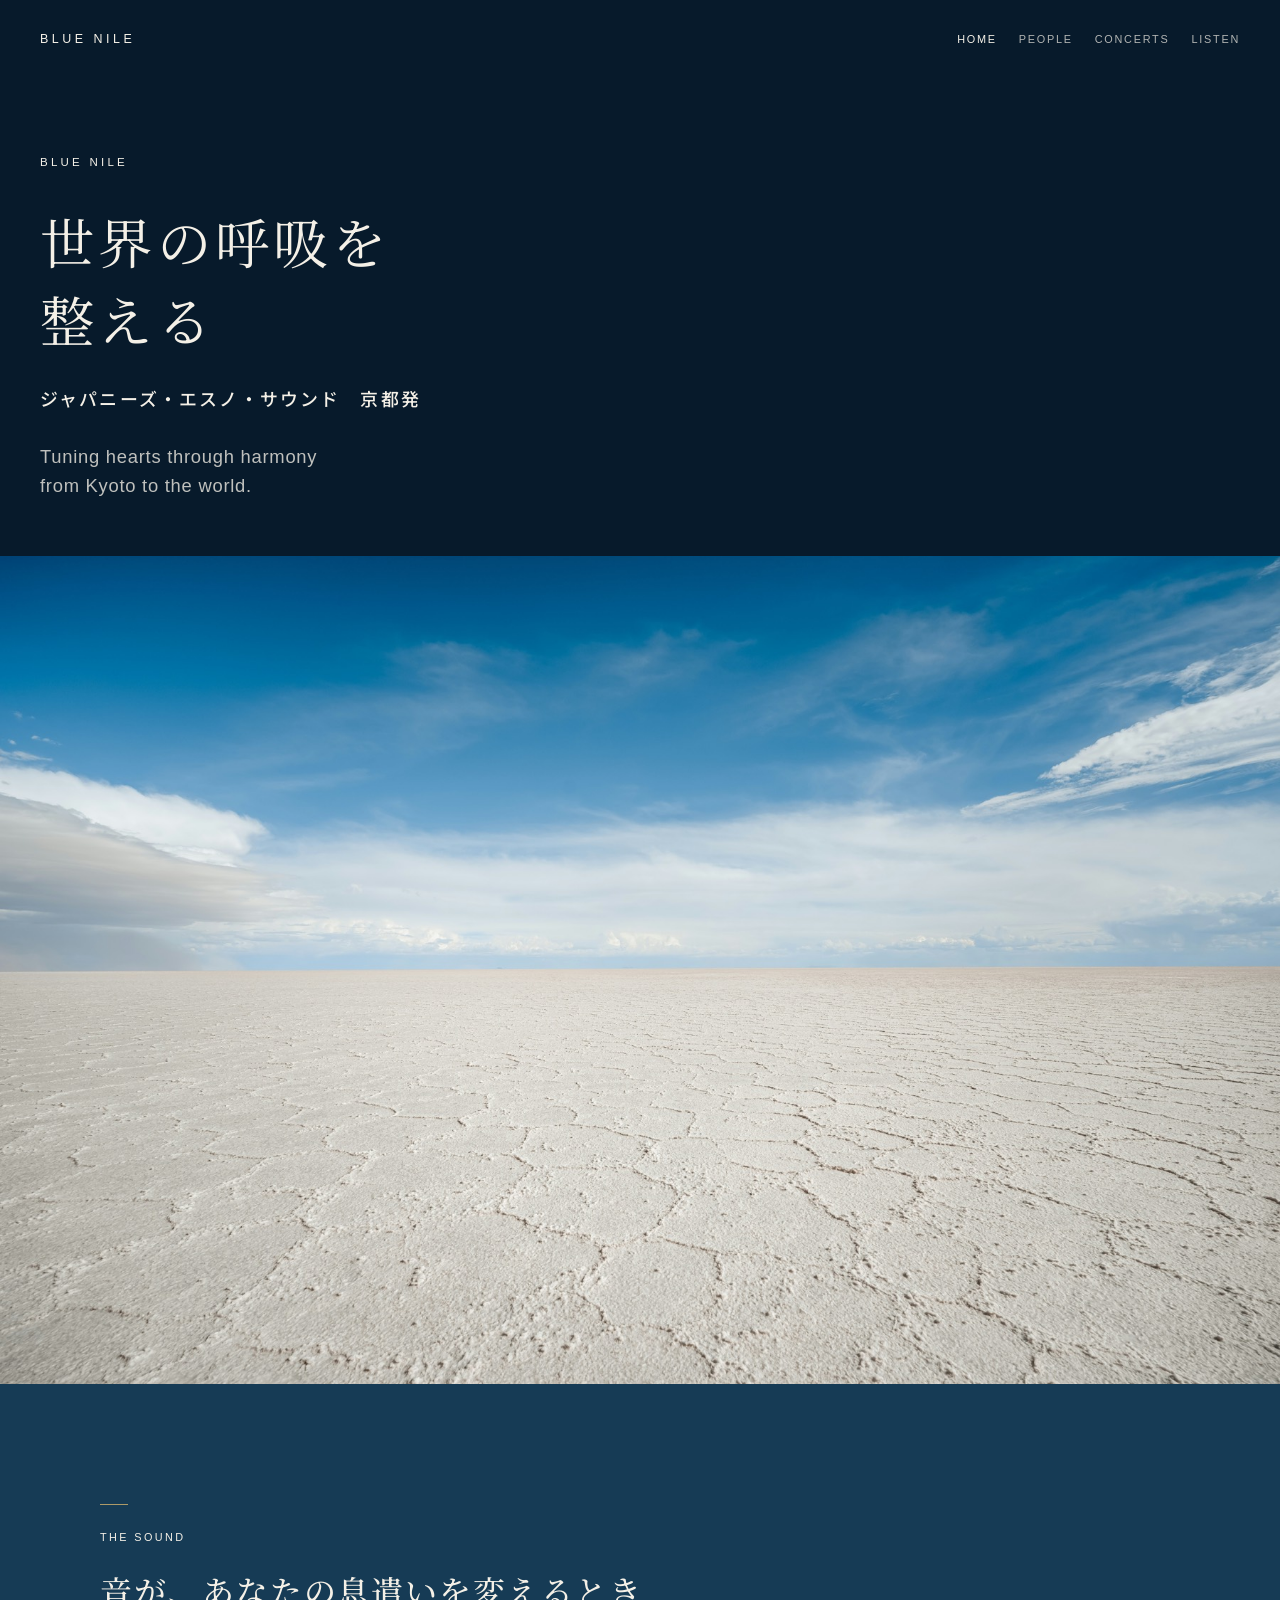
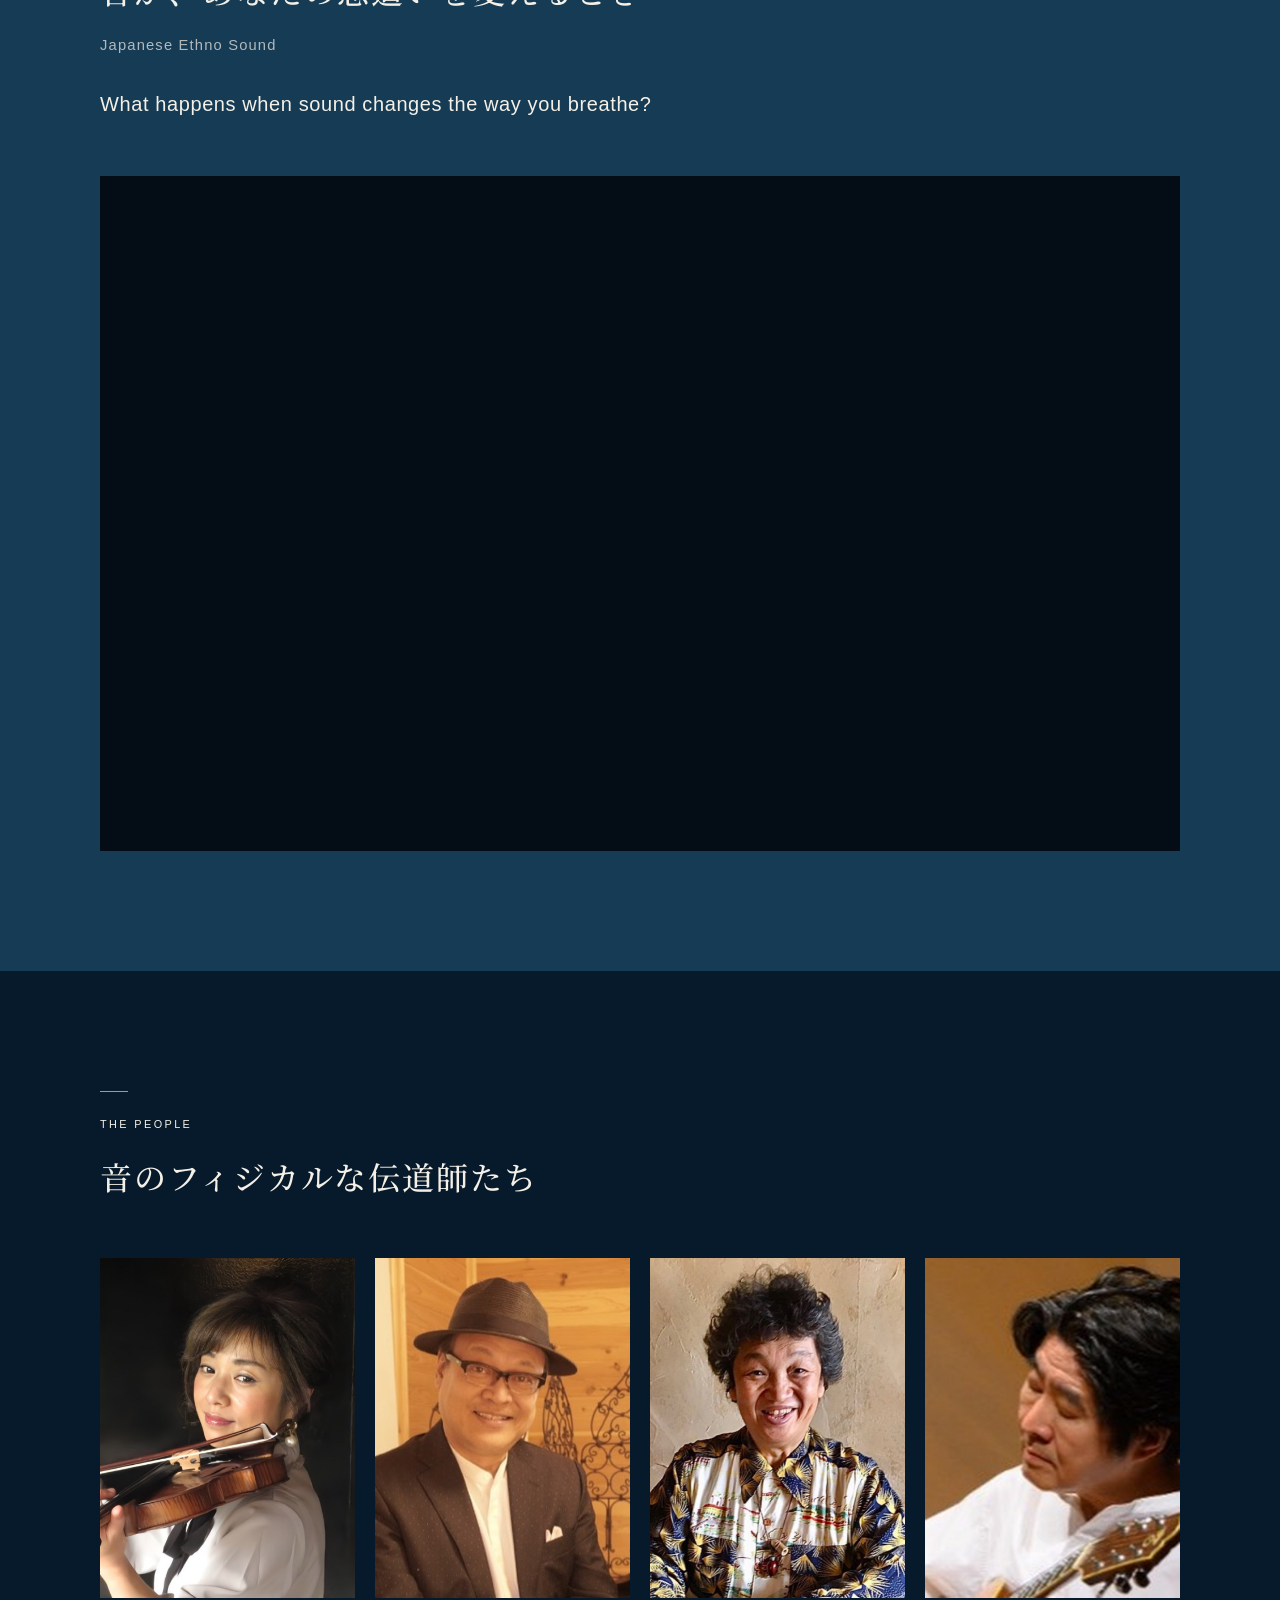
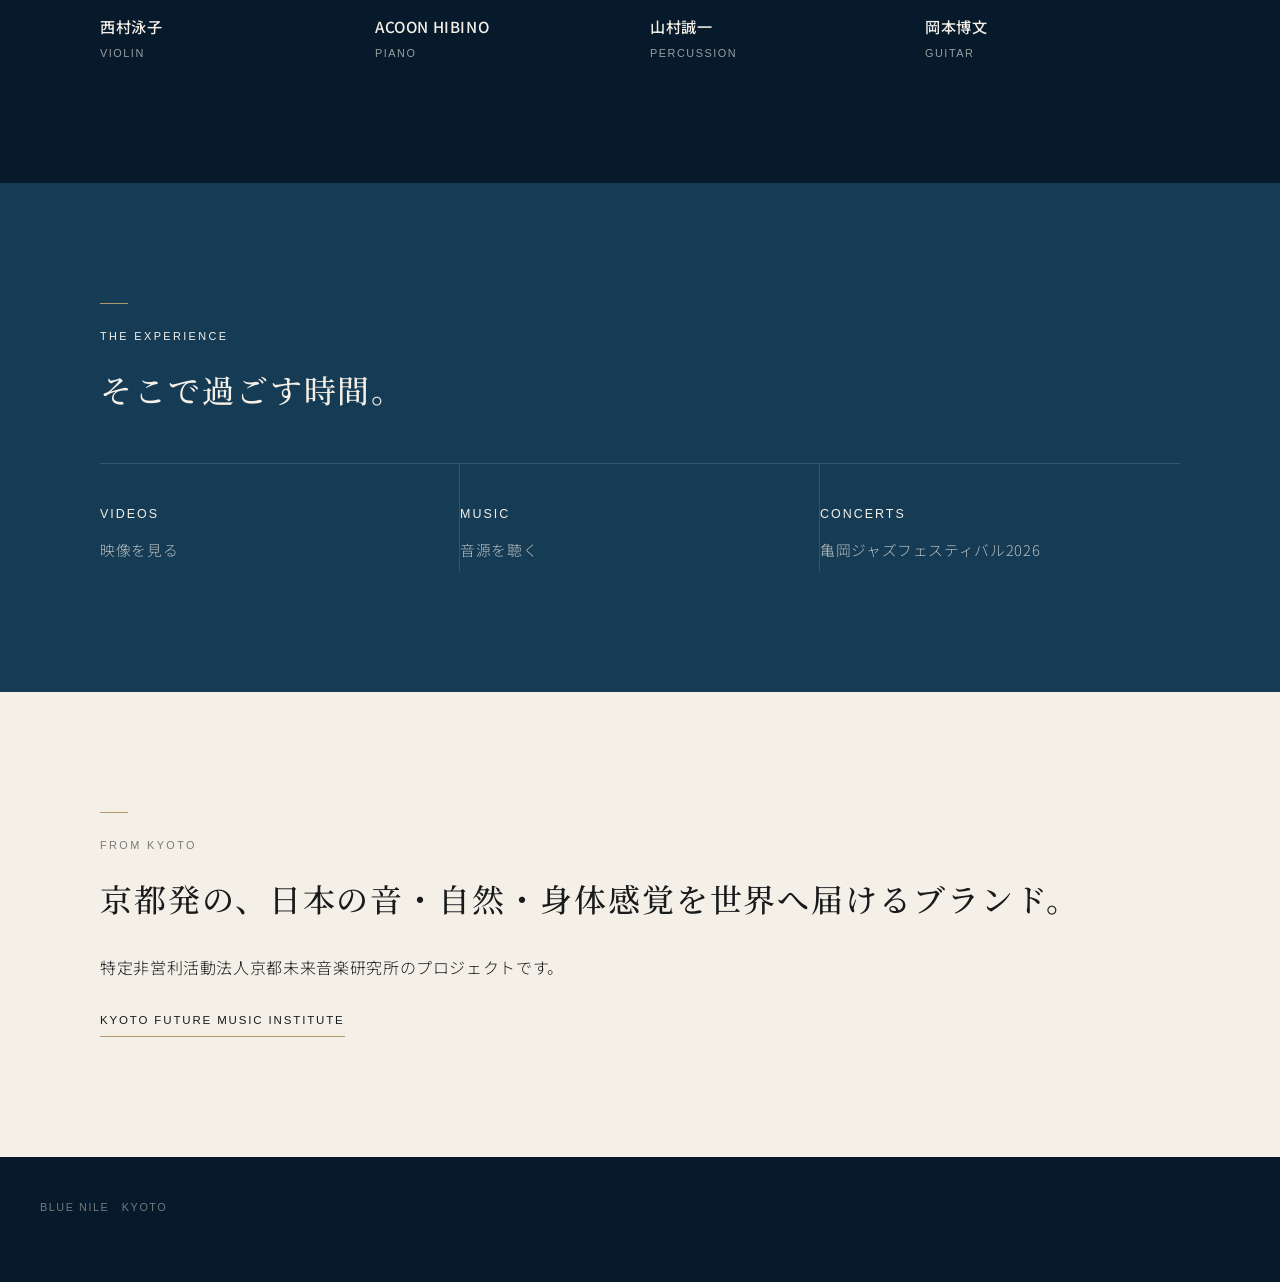
<file: index.html>
<!DOCTYPE html>
<html lang="ja">
<head>
<meta charset="utf-8">
<meta name="viewport" content="width=device-width, initial-scale=1">
<title>Blue Nile</title>
<link rel="preconnect" href="https://fonts.googleapis.com">
<link rel="preconnect" href="https://fonts.gstatic.com" crossorigin>
<link href="https://fonts.googleapis.com/css2?family=Noto+Sans+JP:wght@300;400;500&family=Noto+Serif+JP:wght@400;500&display=swap" rel="stylesheet">
<link rel="stylesheet" href="styles.css">
</head>
<body>
  <header class="site">
    <a class="logo" href="index.html">Blue Nile</a>
    <nav aria-label="サイト">
      <a href="index.html" aria-current="page">Home</a>
      <a href="people.html">People</a>
      <a href="concerts.html">Concerts</a>
      <a href="listen.html">Listen</a>
    </nav>
  </header>

  <div id="top">
    <div class="hero-copy">
      <p class="kicker">Blue Nile</p>
      <h1>世界の呼吸を<br>整える</h1>
      <p class="hero-jp">ジャパニーズ・エスノ・サウンド　<span class="nb">京都発</span></p>
      <p class="hero-en" lang="en">Tuning hearts through harmony<br>from Kyoto to the world.</p>
    </div>
    <figure class="hero-visual">
      <img src="assets/hero.jpg" alt="" width="1800" height="1200">
    </figure>
  </div>

  <section class="sound" id="sound">
    <div class="inner">
      <hr class="gold-line">
      <p class="kicker">The Sound</p>
      <h2>音が、<wbr>あなたの<span class="nb">息遣い</span>を<span class="nb">変えるとき</span></h2>
      <p class="sub" lang="en">Japanese Ethno Sound</p>
      <p class="en-q" lang="en">What happens when sound changes the way you breathe?</p>
    </div>
    <div class="video">
      <iframe
        src="https://www.youtube-nocookie.com/embed/xWTXyhuskmI"
        title="Blue Nile"
        allow="accelerometer; autoplay; clipboard-write; encrypted-media; gyroscope; picture-in-picture; web-share"
        allowfullscreen
        referrerpolicy="strict-origin-when-cross-origin"></iframe>
    </div>
  </section>

  <section id="people">
    <div class="inner">
      <hr class="gold-line">
      <p class="kicker">The People</p>
      <h2>音の<span class="nb">フィジカルな</span><span class="nb">伝道師たち</span></h2>
      <div class="people-list">
        <a class="person" href="people.html#nishimura">
          <img src="assets/people_nishimura.jpg" alt="西村泳子" width="900" height="1200">
          <p class="name"><span class="nb">西村泳子</span></p>
          <p class="role">Violin</p>
        </a>
        <a class="person" href="people.html#acoon">
          <img src="assets/people_acoon.jpg" alt="ACOON HIBINO" width="900" height="1200">
          <p class="name"><span class="nb">ACOON HIBINO</span></p>
          <p class="role">Piano</p>
        </a>
        <a class="person" href="people.html#yamamura">
          <img src="assets/people_yamamura.jpg" alt="山村誠一" width="900" height="1200">
          <p class="name"><span class="nb">山村誠一</span></p>
          <p class="role">Percussion</p>
        </a>
        <a class="person" href="people.html#okamoto">
          <img src="assets/people_okamoto.jpg" alt="岡本博文" width="900" height="1200">
          <p class="name"><span class="nb">岡本博文</span></p>
          <p class="role">Guitar</p>
        </a>
      </div>
    </div>
  </section>

  <section class="experience" id="experience">
    <div class="inner">
      <hr class="gold-line">
      <p class="kicker">The Experience</p>
      <h2>そこで過ごす時間。</h2>
      <div class="doors">
        <a class="door" href="https://www.youtube.com/channel/UCyqz04tMZzt-cci7dq_O42Q">
          <span class="en">Videos</span>
          <p class="jp">映像を見る</p>
        </a>
        <a class="door" href="listen.html">
          <span class="en">Music</span>
          <p class="jp">音源を聴く</p>
        </a>
        <a class="door" href="concerts.html">
          <span class="en">Concerts</span>
          <p class="jp">亀岡ジャズ<span class="nb">フェスティバル2026</span></p>
        </a>
      </div>
    </div>
  </section>

  <section class="kyoto" id="kyoto">
    <div class="inner">
      <hr class="gold-line">
      <p class="kicker">From Kyoto</p>
      <h2>京都発の、日本の音・自然・身体感覚を世界へ届けるブランド。</h2>
      <p class="kyoto-note"><span class="nb">特定非営利活動法人</span><span class="nb">京都未来音楽研究所</span>のプロジェクトです。</p>
      <a class="go" href="https://npo.kyoto-music.com/blue-nile">Kyoto Future Music Institute</a>
    </div>
  </section>

  <footer class="site">Blue Nile　Kyoto</footer>
</body>
</html>
</file>
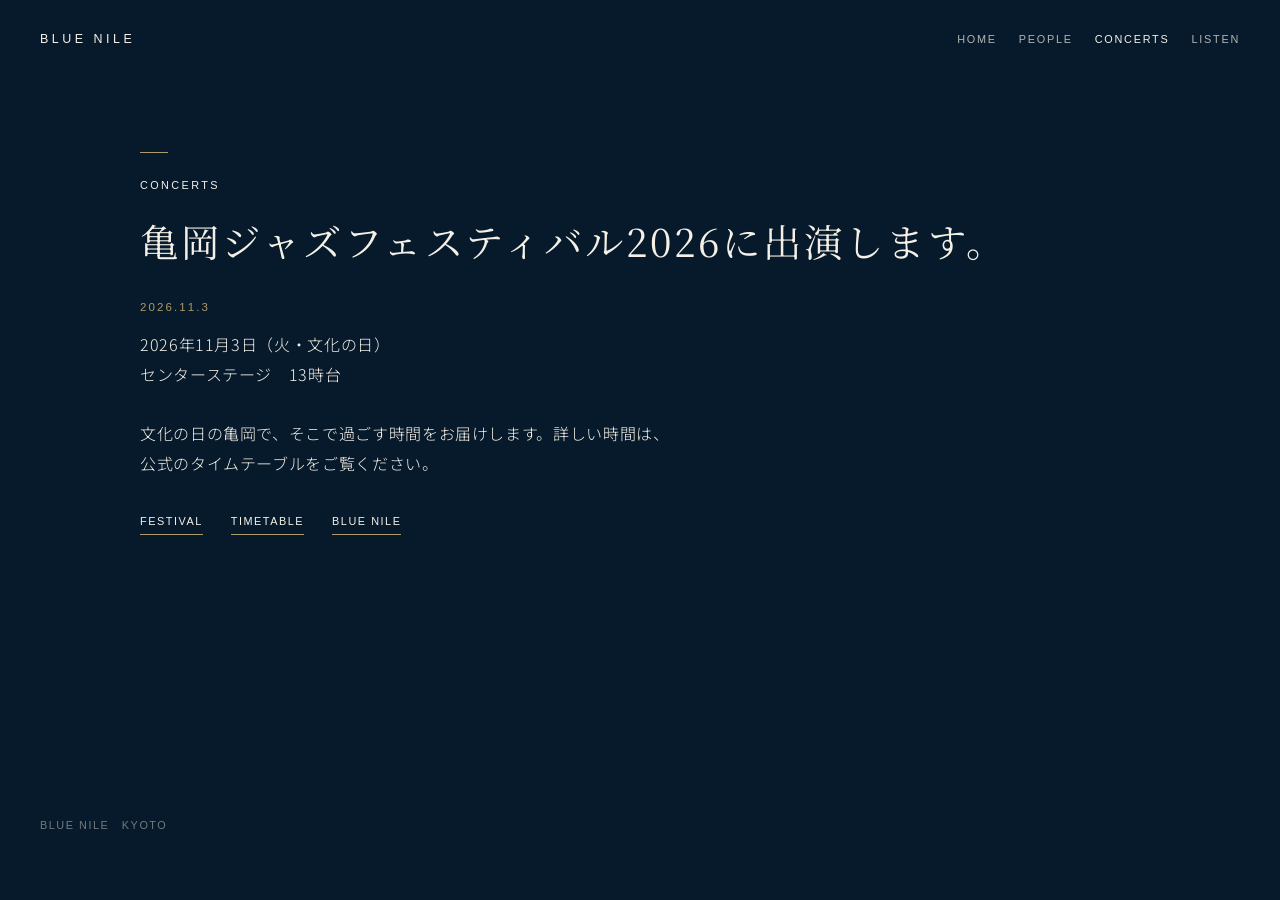
<file: concerts.html>
<!DOCTYPE html>
<html lang="ja">
<head>
<meta charset="utf-8">
<meta name="viewport" content="width=device-width, initial-scale=1">
<title>Concerts — Blue Nile</title>
<link rel="preconnect" href="https://fonts.googleapis.com">
<link rel="preconnect" href="https://fonts.gstatic.com" crossorigin>
<link href="https://fonts.googleapis.com/css2?family=Noto+Sans+JP:wght@300;400;500&family=Noto+Serif+JP:wght@400;500&display=swap" rel="stylesheet">
<link rel="stylesheet" href="styles.css">
</head>
<body>
  <header class="site">
    <a class="logo" href="index.html">Blue Nile</a>
    <nav aria-label="サイト">
      <a href="index.html">Home</a>
      <a href="people.html">People</a>
      <a href="concerts.html" aria-current="page">Concerts</a>
      <a href="listen.html">Listen</a>
    </nav>
  </header>

  <header class="page-head">
    <hr class="gold-line">
    <p class="kicker">Concerts</p>
    <h1>亀岡ジャズフェスティバル2026に<span class="nb">出演します。</span></h1>
    <p class="when">2026.11.3</p>
    <p class="where">2026年11月3日（火・文化の日）<br>センターステージ　13時台</p>
    <p class="quiet">文化の日の亀岡で、そこで過ごす時間をお届けします。詳しい時間は、公式のタイムテーブルをご覧ください。</p>
    <div class="out-list">
      <a href="https://jazz.kameokaevent.jp/">Festival</a>
      <a href="https://jazz.kameokaevent.jp/#timetable">Timetable</a>
      <a href="https://jazz.kameokaevent.jp/blue-nile/">Blue Nile</a>
    </div>
  </header>

  <section aria-hidden="true"></section>

  <footer class="site">Blue Nile　Kyoto</footer>
</body>
</html>
</file>
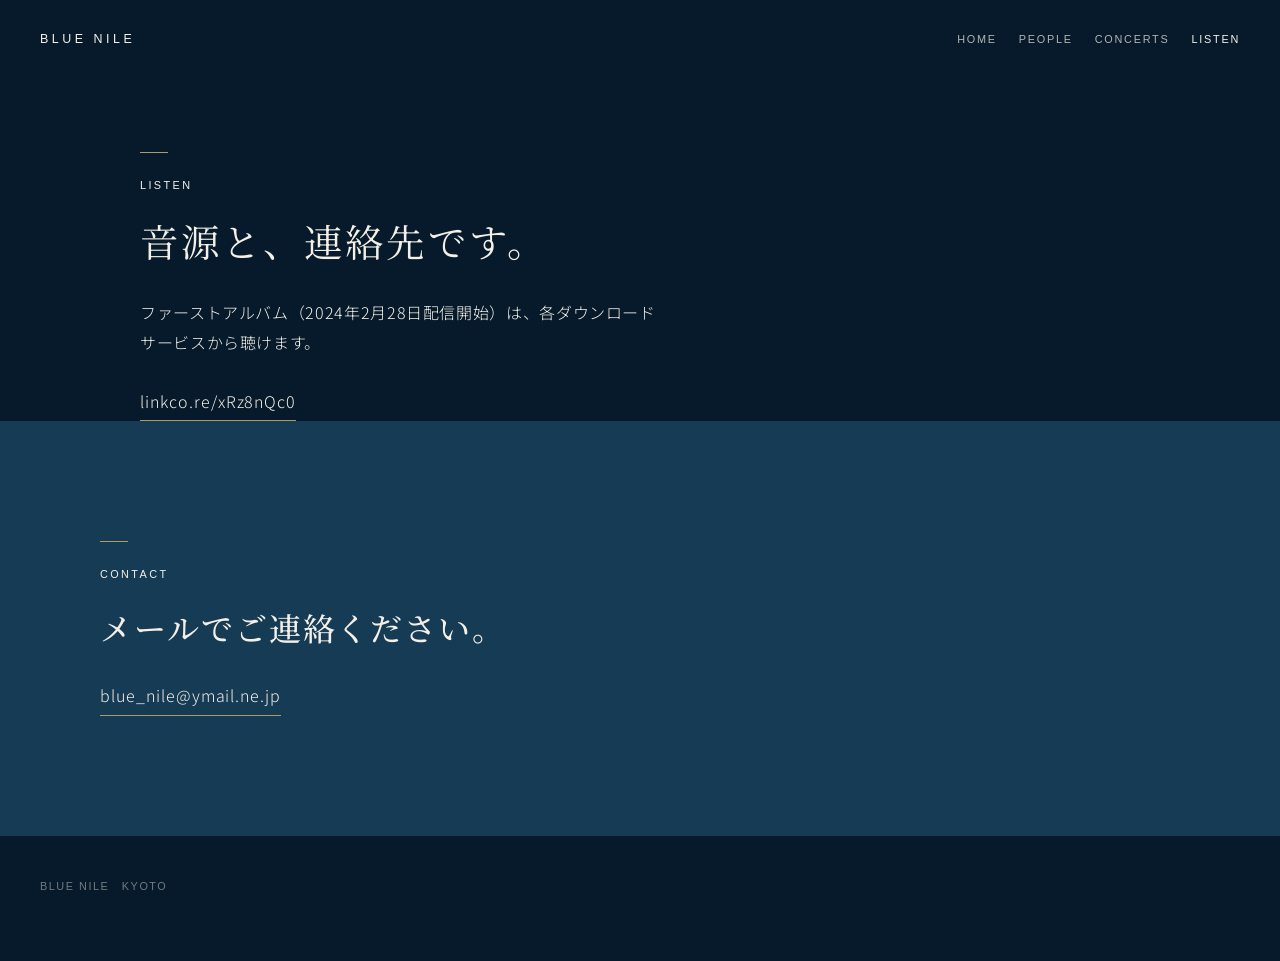
<file: listen.html>
<!DOCTYPE html>
<html lang="ja">
<head>
<meta charset="utf-8">
<meta name="viewport" content="width=device-width, initial-scale=1">
<title>Listen — Blue Nile</title>
<link rel="preconnect" href="https://fonts.googleapis.com">
<link rel="preconnect" href="https://fonts.gstatic.com" crossorigin>
<link href="https://fonts.googleapis.com/css2?family=Noto+Sans+JP:wght@300;400;500&family=Noto+Serif+JP:wght@400;500&display=swap" rel="stylesheet">
<link rel="stylesheet" href="styles.css">
</head>
<body>
  <header class="site">
    <a class="logo" href="index.html">Blue Nile</a>
    <nav aria-label="サイト">
      <a href="index.html">Home</a>
      <a href="people.html">People</a>
      <a href="concerts.html">Concerts</a>
      <a href="listen.html" aria-current="page">Listen</a>
    </nav>
  </header>

  <header class="page-head">
    <hr class="gold-line">
    <p class="kicker">Listen</p>
    <h1>音源と、連絡先です。</h1>
    <p class="quiet">ファーストアルバム（2024年2月28日配信開始）は、各ダウンロードサービスから聴けます。</p>
    <a class="mail" href="https://linkco.re/xRz8nQc0">linkco.re/xRz8nQc0</a>
  </header>

  <section class="sound">
    <div class="inner">
      <hr class="gold-line">
      <p class="kicker">Contact</p>
      <h2>メールでご連絡ください。</h2>
      <a class="mail" href="mailto:blue_nile@ymail.ne.jp">blue_nile@ymail.ne.jp</a>
    </div>
  </section>

  <footer class="site">Blue Nile　Kyoto</footer>
</body>
</html>
</file>
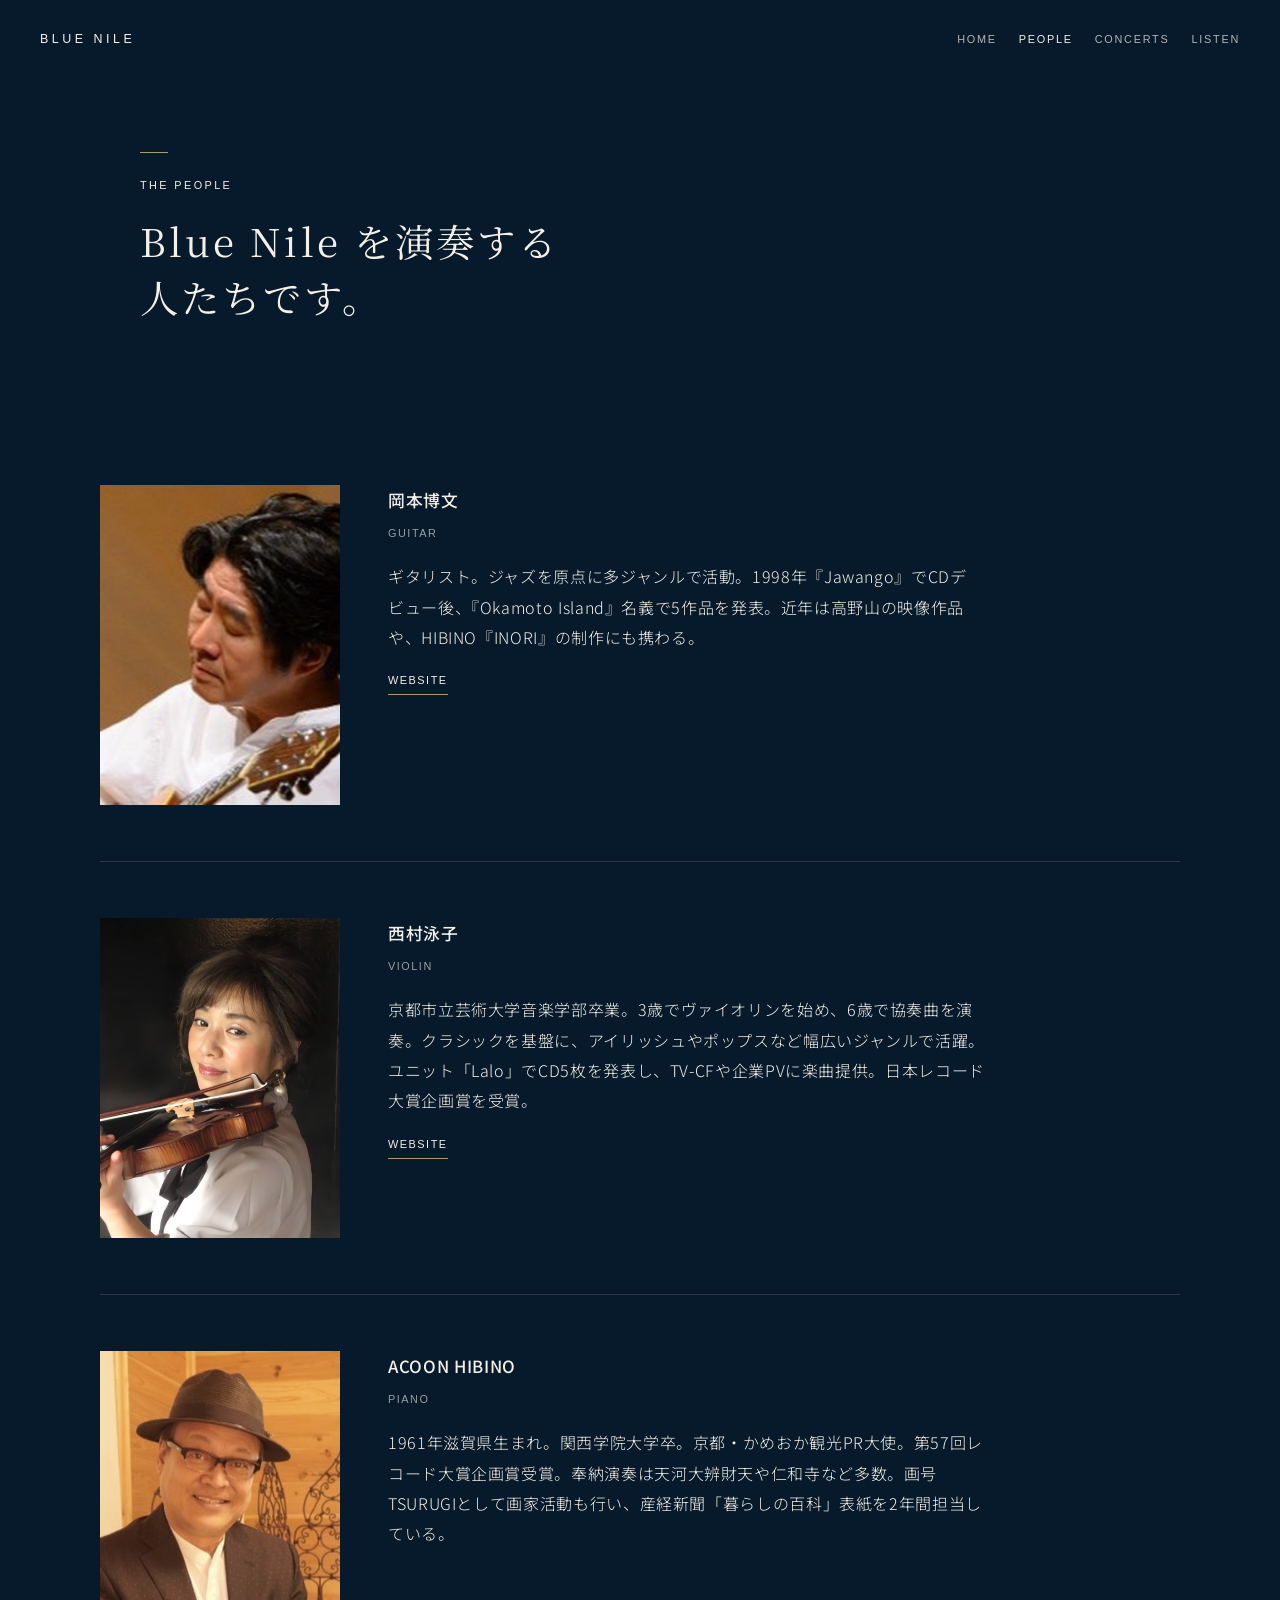
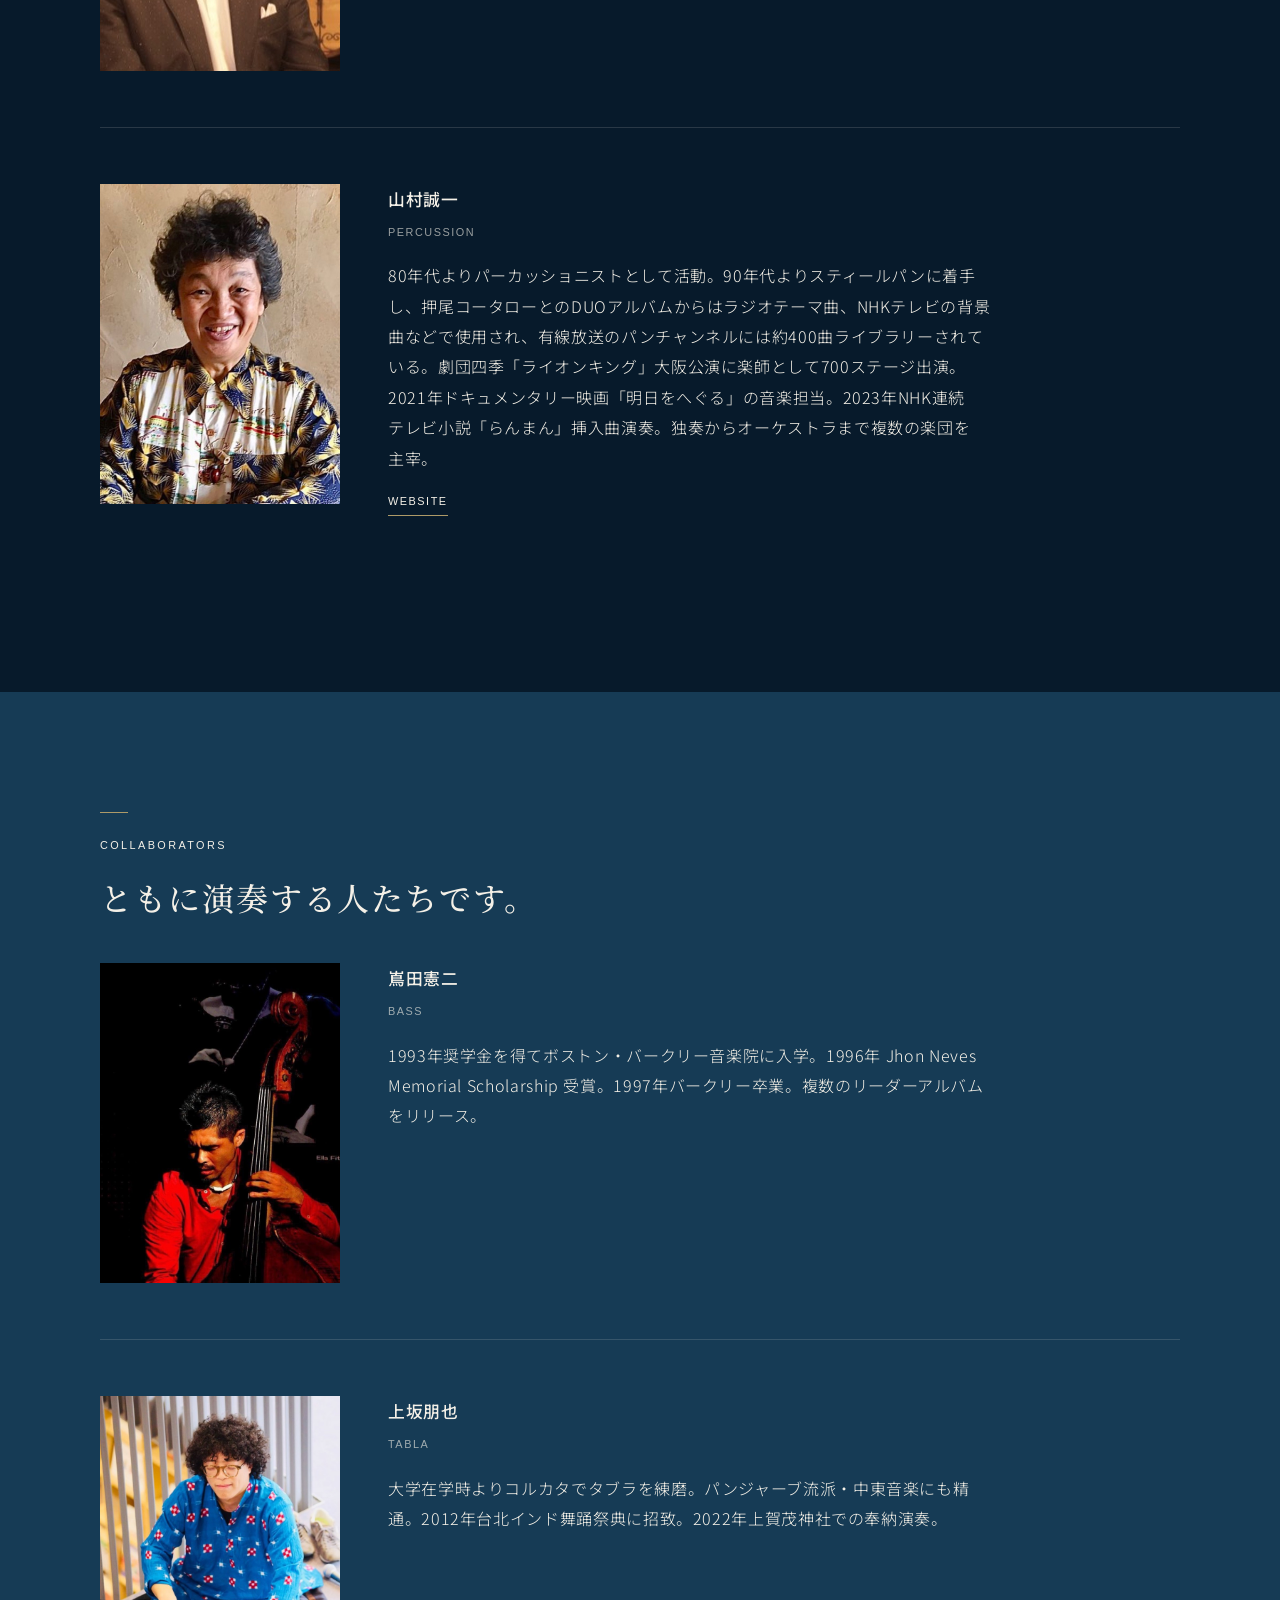
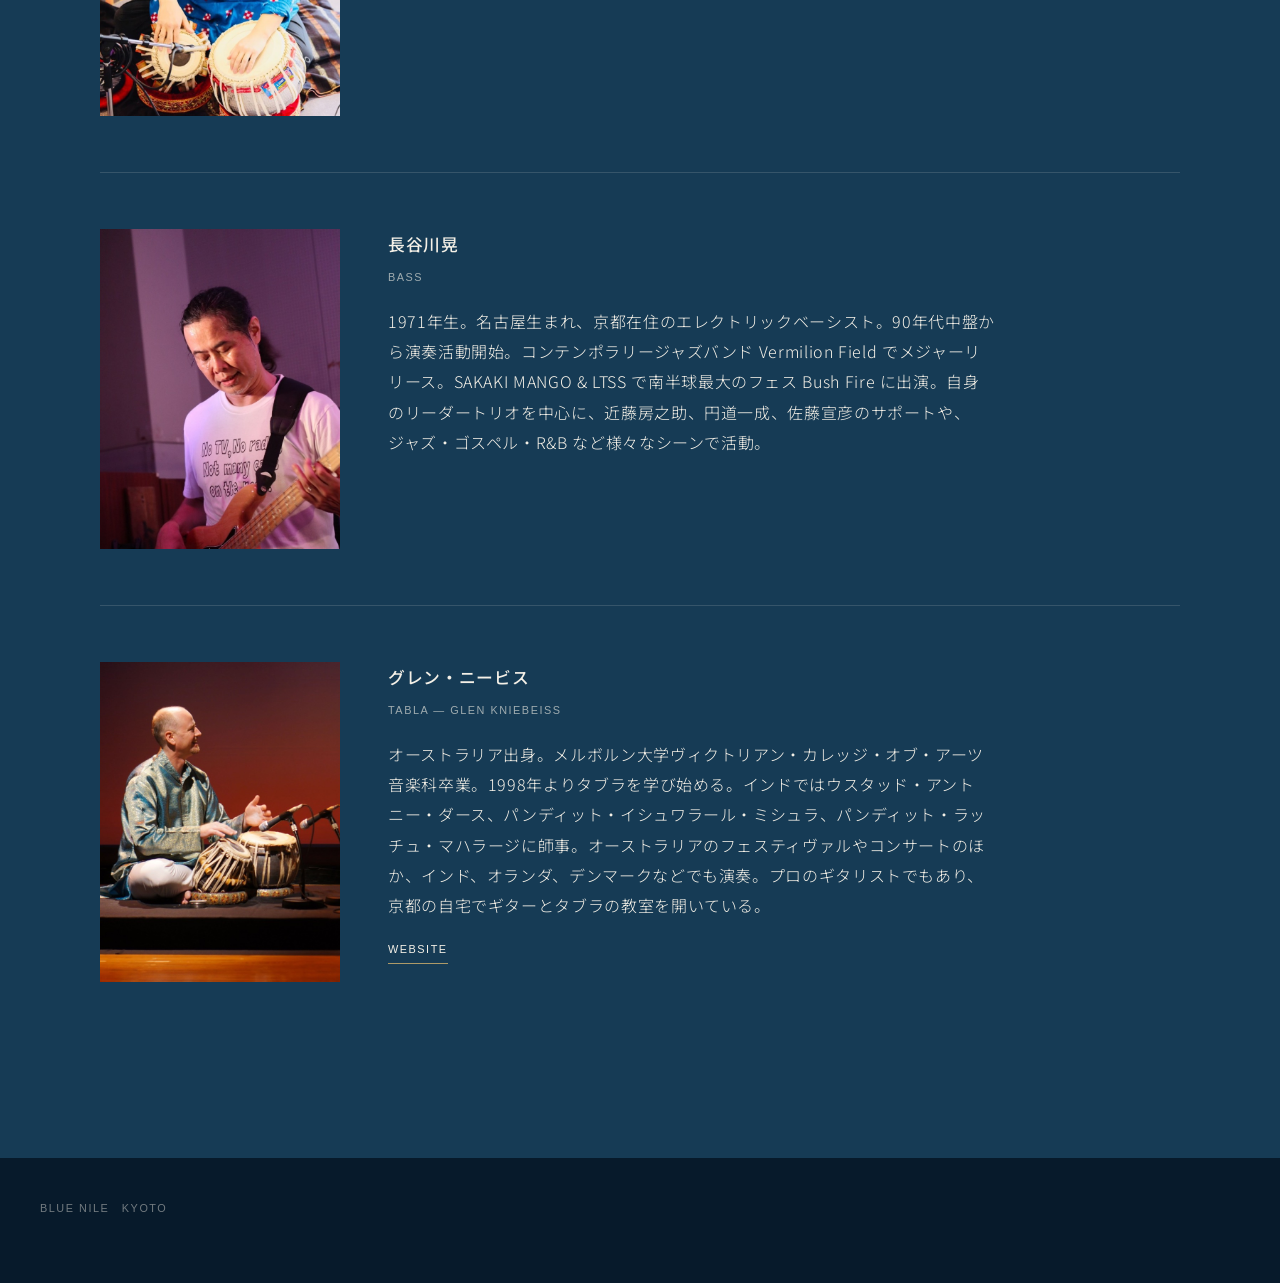
<file: people.html>
<!DOCTYPE html>
<html lang="ja">
<head>
<meta charset="utf-8">
<meta name="viewport" content="width=device-width, initial-scale=1">
<title>People — Blue Nile</title>
<link rel="preconnect" href="https://fonts.googleapis.com">
<link rel="preconnect" href="https://fonts.gstatic.com" crossorigin>
<link href="https://fonts.googleapis.com/css2?family=Noto+Sans+JP:wght@300;400;500&family=Noto+Serif+JP:wght@400;500&display=swap" rel="stylesheet">
<link rel="stylesheet" href="styles.css">
</head>
<body>
  <header class="site">
    <a class="logo" href="index.html">Blue Nile</a>
    <nav aria-label="サイト">
      <a href="index.html">Home</a>
      <a href="people.html" aria-current="page">People</a>
      <a href="concerts.html">Concerts</a>
      <a href="listen.html">Listen</a>
    </nav>
  </header>

  <header class="page-head">
    <hr class="gold-line">
    <p class="kicker">The People</p>
    <h1>Blue Nile を演奏する<br>人たちです。</h1>
  </header>

  <section>
    <div class="inner">
      <article class="member" id="okamoto">
        <img src="assets/people_okamoto.jpg" alt="岡本博文" width="900" height="1200">
        <div>
          <p class="who"><span class="nb">岡本博文</span></p>
          <p class="role">Guitar</p>
          <p class="bio">ギタリスト。ジャズを原点に多ジャンルで活動。1998年『Jawango』でCDデビュー後、『Okamoto Island』名義で5作品を発表。近年は高野山の映像作品や、HIBINO『INORI』の制作にも携わる。</p>
          <a class="out" href="http://hirofumiokamoto.com/">Website</a>
        </div>
      </article>

      <article class="member" id="nishimura">
        <img src="assets/people_nishimura.jpg" alt="西村泳子" width="900" height="1200">
        <div>
          <p class="who"><span class="nb">西村泳子</span></p>
          <p class="role">Violin</p>
          <p class="bio">京都市立芸術大学音楽学部卒業。3歳でヴァイオリンを始め、6歳で協奏曲を演奏。クラシックを基盤に、アイリッシュやポップスなど幅広いジャンルで活躍。ユニット「Lalo」でCD5枚を発表し、TV-CFや企業PVに楽曲提供。日本レコード大賞企画賞を受賞。</p>
          <a class="out" href="https://jawango1960.wixsite.com/eiko-nishimura-offic">Website</a>
        </div>
      </article>

      <article class="member" id="acoon">
        <img src="assets/people_acoon.jpg" alt="ACOON HIBINO" width="900" height="1200">
        <div>
          <p class="who"><span class="nb">ACOON HIBINO</span></p>
          <p class="role">Piano</p>
          <p class="bio">1961年滋賀県生まれ。関西学院大学卒。京都・かめおか観光PR大使。第57回レコード大賞企画賞受賞。奉納演奏は天河大辨財天や仁和寺など多数。画号TSURUGIとして画家活動も行い、産経新聞「暮らしの百科」表紙を2年間担当している。</p>
        </div>
      </article>

      <article class="member" id="yamamura">
        <img src="assets/people_yamamura.jpg" alt="山村誠一" width="900" height="1200">
        <div>
          <p class="who"><span class="nb">山村誠一</span></p>
          <p class="role">Percussion</p>
          <p class="bio">80年代よりパーカッショニストとして活動。90年代よりスティールパンに着手し、押尾コータローとのDUOアルバムからはラジオテーマ曲、NHKテレビの背景曲などで使用され、有線放送のパンチャンネルには約400曲ライブラリーされている。劇団四季「ライオンキング」大阪公演に楽師として700ステージ出演。2021年ドキュメンタリー映画「明日をへぐる」の音楽担当。2023年NHK連続テレビ小説「らんまん」挿入曲演奏。独奏からオーケストラまで複数の楽団を主宰。</p>
          <a class="out" href="http://saezuri.net/">Website</a>
        </div>
      </article>
    </div>
  </section>

  <section class="guests">
    <div class="inner">
      <hr class="gold-line">
      <p class="kicker">Collaborators</p>
      <h2>ともに演奏する人たちです。</h2>

      <article class="member" id="shimada">
        <img src="assets/shimada_kenji.jpg" alt="嶌田憲二" width="900" height="1200">
        <div>
          <p class="who"><span class="nb">嶌田憲二</span></p>
          <p class="role">Bass</p>
          <p class="bio">1993年奨学金を得てボストン・バークリー音楽院に入学。1996年 Jhon Neves Memorial Scholarship 受賞。1997年バークリー卒業。複数のリーダーアルバムをリリース。</p>
        </div>
      </article>

      <article class="member" id="uesaka">
        <img src="assets/uesaka_tomoya.jpg" alt="上坂朋也" width="900" height="1200">
        <div>
          <p class="who"><span class="nb">上坂朋也</span></p>
          <p class="role">Tabla</p>
          <p class="bio">大学在学時よりコルカタでタブラを練磨。パンジャーブ流派・中東音楽にも精通。2012年台北インド舞踊祭典に招致。2022年上賀茂神社での奉納演奏。</p>
        </div>
      </article>

      <article class="member" id="hasegawa">
        <img src="assets/hasegawa_akira.jpg" alt="長谷川晃" width="900" height="1200">
        <div>
          <p class="who"><span class="nb">長谷川晃</span></p>
          <p class="role">Bass</p>
          <p class="bio">1971年生。名古屋生まれ、京都在住のエレクトリックベーシスト。90年代中盤から演奏活動開始。コンテンポラリージャズバンド Vermilion Field でメジャーリリース。SAKAKI MANGO &amp; LTSS で南半球最大のフェス Bush Fire に出演。自身のリーダートリオを中心に、近藤房之助、円道一成、佐藤宣彦のサポートや、ジャズ・ゴスペル・R&amp;B など様々なシーンで活動。</p>
        </div>
      </article>

      <article class="member" id="glen">
        <img src="assets/glen_kniebeiss.jpg" alt="グレン・ニービス" width="900" height="1200">
        <div>
          <p class="who"><span class="nb">グレン・ニービス</span></p>
          <p class="role">Tabla — Glen Kniebeiss</p>
          <p class="bio">オーストラリア出身。メルボルン大学ヴィクトリアン・カレッジ・オブ・アーツ音楽科卒業。1998年よりタブラを学び始める。インドではウスタッド・アントニー・ダース、パンディット・イシュワラール・ミシュラ、パンディット・ラッチュ・マハラージに師事。オーストラリアのフェスティヴァルやコンサートのほか、インド、オランダ、デンマークなどでも演奏。プロのギタリストでもあり、京都の自宅でギターとタブラの教室を開いている。</p>
          <a class="out" href="https://www.tablaglen.com/">Website</a>
        </div>
      </article>
    </div>
  </section>

  <footer class="site">Blue Nile　Kyoto</footer>
</body>
</html>
</file>
<file: styles.css>
:root {
  --nile: #071A2B;
  --indigo: #163B55;
  --warm: #F4F0E7;
  --charcoal: #181A1B;
  --gold: #AD9A68;
  --fw-body: 300;
  --fw-display: 400;
  --fw-emphasis: 500;
  --font-jp: "Noto Sans JP", "Hiragino Sans", "Hiragino Kaku Gothic ProN", Meiryo, sans-serif;
  --font-serif: "Noto Serif JP", "Hiragino Mincho ProN", "Yu Mincho", serif;
  --font-en: Helvetica, "Helvetica Neue", Arial, sans-serif;
}
* { box-sizing: border-box; }
html { scroll-behavior: smooth; }
html, body {
  margin: 0;
  padding: 0;
  background: var(--nile);
  color: var(--warm);
  font-family: var(--font-jp);
  font-weight: var(--fw-body);
  line-height: 1.9;
  letter-spacing: 0.04em;
  -webkit-font-smoothing: antialiased;
}
body {
  line-break: strict;
  text-wrap: pretty;
  overflow-wrap: normal;
}
.nb { white-space: nowrap; }
a {
  color: inherit;
  text-decoration: none;
}
a:hover { opacity: 0.55; }

.gold-line {
  display: block;
  width: 28px;
  height: 1px;
  margin: 0 0 22px;
  background: var(--gold);
  border: 0;
}

header.site {
  display: flex;
  align-items: baseline;
  justify-content: space-between;
  gap: 24px;
  padding: 28px 40px;
}
.logo {
  font-family: var(--font-en);
  font-size: 0.78rem;
  font-weight: var(--fw-display);
  letter-spacing: 0.28em;
  text-transform: uppercase;
}
nav {
  display: flex;
  flex-wrap: wrap;
  gap: 8px 22px;
  font-family: var(--font-en);
  font-size: 0.68rem;
  font-weight: var(--fw-display);
  letter-spacing: 0.16em;
  text-transform: uppercase;
  color: color-mix(in srgb, var(--warm) 72%, transparent);
}
nav a[aria-current="page"] {
  color: var(--warm);
}

.hero-copy {
  padding: 72px 40px 56px;
  max-width: 920px;
}
.hero-copy .kicker {
  margin: 0 0 28px;
  font-family: var(--font-en);
  font-size: 0.72rem;
  font-weight: var(--fw-display);
  letter-spacing: 0.28em;
  text-transform: uppercase;
}
h1 {
  margin: 0;
  font-family: var(--font-serif);
  font-size: clamp(2rem, 5.4vw, 3.4rem);
  font-weight: var(--fw-display);
  letter-spacing: 0.08em;
  line-height: 1.45;
}
.hero-jp {
  margin: 22px 0 0;
  font-size: clamp(0.95rem, 1.6vw, 1.12rem);
  font-weight: var(--fw-emphasis);
  letter-spacing: 0.12em;
}
.hero-en {
  margin: 28px 0 0;
  font-family: var(--font-en);
  font-size: clamp(0.95rem, 1.5vw, 1.15rem);
  font-weight: var(--fw-display);
  letter-spacing: 0.04em;
  line-height: 1.55;
  color: color-mix(in srgb, var(--warm) 78%, transparent);
}

.hero-visual {
  margin: 0;
  width: 100%;
  height: min(92vh, 920px);
  background: var(--indigo);
}
.hero-visual img {
  display: block;
  width: 100%;
  height: 100%;
  object-fit: cover;
  object-position: center 72%;
}

section {
  padding: 120px 40px;
}
.inner {
  max-width: 1080px;
  margin: 0 auto;
}
.kicker {
  margin: 0 0 18px;
  font-family: var(--font-en);
  font-size: 0.68rem;
  font-weight: var(--fw-display);
  letter-spacing: 0.22em;
  text-transform: uppercase;
}
h2 {
  margin: 0;
  font-family: var(--font-serif);
  font-size: clamp(1.35rem, 3.2vw, 2rem);
  font-weight: var(--fw-emphasis);
  letter-spacing: 0.06em;
  line-height: 1.55;
}
.sub {
  margin: 16px 0 0;
  font-family: var(--font-en);
  font-size: 0.92rem;
  font-weight: var(--fw-display);
  letter-spacing: 0.08em;
  color: color-mix(in srgb, var(--warm) 70%, transparent);
}
.en-q {
  margin: 28px 0 0;
  font-family: var(--font-en);
  font-size: clamp(1rem, 2vw, 1.25rem);
  font-weight: var(--fw-display);
  letter-spacing: 0.03em;
  line-height: 1.6;
}
.lead {
  margin: 28px 0 0;
  max-width: 36em;
  font-size: 1rem;
}

.sound { background: var(--indigo); }
.video {
  position: relative;
  width: 100%;
  max-width: 1080px;
  margin: 56px auto 0;
  padding-top: 56.25%;
  background: #040d16;
}
.video iframe {
  position: absolute;
  inset: 0;
  width: 100%;
  height: 100%;
  border: 0;
}

.people-list {
  display: grid;
  grid-template-columns: repeat(4, 1fr);
  gap: 28px 20px;
  margin: 56px 0 0;
}
.person { margin: 0; display: block; color: inherit; }
.member { scroll-margin-top: 32px; }
.person img {
  display: block;
  width: 100%;
  height: auto;
  aspect-ratio: 3 / 4;
  object-fit: cover;
  object-position: 50% 50%;
  background: var(--indigo);
}
.person .name {
  margin: 14px 0 0;
  font-size: 0.95rem;
  font-weight: var(--fw-emphasis);
  letter-spacing: 0.04em;
}
.person .role {
  margin: 2px 0 0;
  font-family: var(--font-en);
  font-size: 0.68rem;
  font-weight: var(--fw-display);
  letter-spacing: 0.14em;
  text-transform: uppercase;
  color: color-mix(in srgb, var(--warm) 62%, transparent);
}

.experience { background: var(--indigo); }
.doors {
  display: grid;
  grid-template-columns: repeat(3, 1fr);
  gap: 0;
  margin: 48px 0 0;
  border-top: 1px solid color-mix(in srgb, var(--warm) 14%, transparent);
}
.door {
  display: block;
  padding: 32px 8px 8px 0;
  border-right: 1px solid color-mix(in srgb, var(--warm) 14%, transparent);
  color: inherit;
}
.door:last-child { border-right: 0; }
.door .en {
  font-family: var(--font-en);
  font-size: 0.78rem;
  font-weight: var(--fw-emphasis);
  letter-spacing: 0.16em;
  text-transform: uppercase;
}
.door .jp {
  display: block;
  margin: 10px 0 0;
  font-size: 0.92rem;
  color: color-mix(in srgb, var(--warm) 72%, transparent);
}

.kyoto {
  background: var(--warm);
  color: var(--charcoal);
}
.kyoto .kicker,
.kyoto .sub {
  color: color-mix(in srgb, var(--charcoal) 55%, transparent);
}
.kyoto .gold-line { background: var(--gold); }
.kyoto h2 { color: var(--charcoal); }
.kyoto-note {
  margin: 28px 0 0;
  font-size: 1rem;
  font-weight: var(--fw-body);
  max-width: 36em;
}
.kyoto a.go {
  display: inline-block;
  margin-top: 28px;
  font-family: var(--font-en);
  font-size: 0.72rem;
  font-weight: var(--fw-display);
  letter-spacing: 0.16em;
  text-transform: uppercase;
  border-bottom: 1px solid var(--gold);
  padding-bottom: 4px;
}

.page-head {
  padding: 72px 40px 0;
  max-width: 1080px;
  margin: 0 auto;
}
.page-head h1 {
  font-size: clamp(1.7rem, 4vw, 2.4rem);
}

.member {
  display: grid;
  grid-template-columns: minmax(180px, 240px) 1fr;
  gap: 36px 48px;
  align-items: start;
  padding: 56px 0;
  border-top: 1px solid color-mix(in srgb, var(--warm) 14%, transparent);
}
.member:first-of-type { border-top: 0; padding-top: 40px; }
.member img {
  display: block;
  width: 100%;
  height: auto;
  aspect-ratio: 3 / 4;
  object-fit: cover;
  object-position: 50% 50%;
  background: var(--indigo);
}
.guests .member img {
  object-position: 50% 18%;
}
.member .who {
  margin: 0 0 6px;
  font-size: 1.05rem;
  font-weight: var(--fw-emphasis);
  letter-spacing: 0.04em;
}
.member .role {
  margin: 0 0 18px;
  font-family: var(--font-en);
  font-size: 0.68rem;
  font-weight: var(--fw-display);
  letter-spacing: 0.14em;
  text-transform: uppercase;
  color: color-mix(in srgb, var(--warm) 62%, transparent);
}
.member .bio {
  margin: 0;
  max-width: 38em;
}
.member .out {
  display: inline-block;
  margin-top: 18px;
  font-family: var(--font-en);
  font-size: 0.68rem;
  letter-spacing: 0.14em;
  text-transform: uppercase;
  border-bottom: 1px solid var(--gold);
  padding-bottom: 3px;
}

.guests { background: var(--indigo); }

.quiet {
  margin: 28px 0 0;
  max-width: 34em;
}
.when {
  margin: 28px 0 0;
  font-family: var(--font-en);
  font-size: 0.72rem;
  font-weight: var(--fw-display);
  letter-spacing: 0.18em;
  color: var(--gold);
}
.where {
  margin: 10px 0 0;
  max-width: 34em;
}
.out-list {
  display: flex;
  flex-wrap: wrap;
  gap: 12px 28px;
  margin: 32px 0 0;
}
.out-list a {
  font-family: var(--font-en);
  font-size: 0.68rem;
  font-weight: var(--fw-display);
  letter-spacing: 0.14em;
  text-transform: uppercase;
  border-bottom: 1px solid var(--gold);
  padding-bottom: 3px;
}
.mail {
  display: inline-block;
  margin-top: 28px;
  letter-spacing: 0.06em;
  border-bottom: 1px solid var(--gold);
  padding-bottom: 4px;
}

footer.site {
  padding: 40px 40px 64px;
  background: var(--nile);
  font-family: var(--font-en);
  font-size: 0.68rem;
  letter-spacing: 0.14em;
  text-transform: uppercase;
  color: color-mix(in srgb, var(--warm) 45%, transparent);
}

@media (max-width: 880px) {
  header.site, .hero-copy, section, footer.site, .page-head {
    padding-left: 20px;
    padding-right: 20px;
  }
  header.site {
    flex-wrap: wrap;
    padding-top: 18px;
    padding-bottom: 18px;
  }
  nav {
    width: 100%;
    max-width: none;
    justify-content: flex-start;
    gap: 10px 18px;
    margin-top: 10px;
  }
  .hero-copy { padding-top: 40px; padding-bottom: 36px; }
  .hero-visual { height: 70vh; }
  .page-head { padding-top: 40px; }
  section { padding-top: 88px; padding-bottom: 88px; }
  .people-list { grid-template-columns: 1fr 1fr; gap: 28px 12px; }
  .doors { grid-template-columns: 1fr; }
  .door {
    border-right: 0;
    border-bottom: 1px solid color-mix(in srgb, var(--warm) 14%, transparent);
    padding: 22px 0;
  }
  .member {
    grid-template-columns: 1fr;
    gap: 20px;
    padding: 40px 0;
  }
  .member img { max-width: 280px; }
}
</file>
